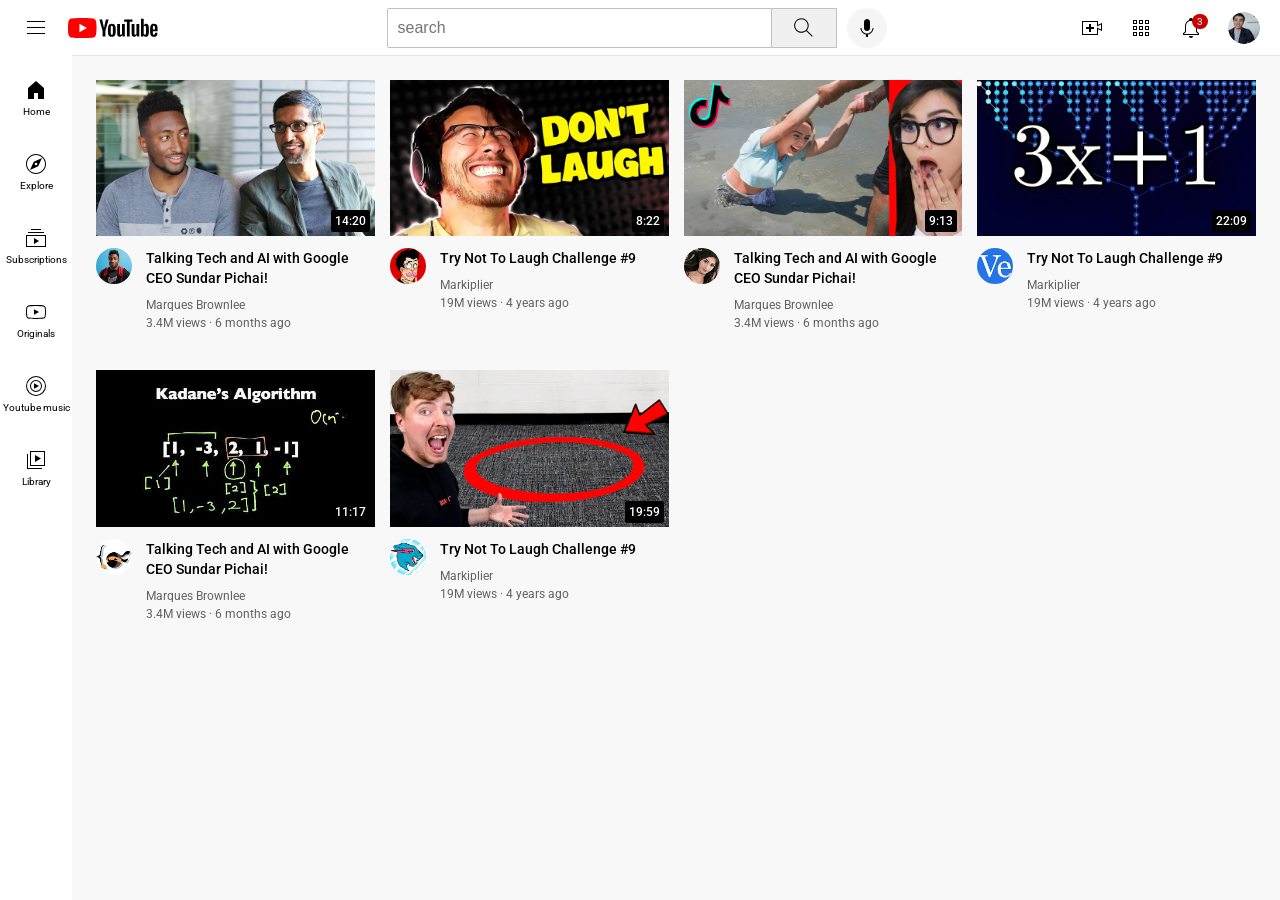
<file: index.html>
<!DOCTYPE html>
<html>
    <head>
        <title>youtube.com clone</title>

        <link rel="preconnect" href="https://fonts.googleapis.com">
        <link rel="preconnect" href="https://fonts.gstatic.com" crossorigin>
        <link href="https://fonts.googleapis.com/css2?family=Roboto:ital,wght@0,100..900;1,100..900&display=swap" rel="stylesheet">
        
        <link rel="stylesheet" href="styles/general.css">
        <link rel="stylesheet" href="styles/video.css">
        <link rel="stylesheet" href="styles/header.css">
        <link rel="stylesheet" href="styles/sidebar.css">
    </head>
    <body>
        <div class="header">
            <div class="left-section">
                <img class="hamburger-menu" src="icons/hamburger-menu.svg">
                <img class="youtube-logo" src="icons/youtube-logo.svg">
            </div>
            <div class="middle-section">
                <input class="search-bar" type="text" 
                     placeholder="search">
                    <button class="search-button">
                        <img class="search-icon" src="icons/search.svg">
                        <div class="tooltip">search</div>
                    </button>
                    <button class="voice-search-button">
                        <img class="voice-search-icon" src="icons/voice-search-icon.svg">
                        <div class="tooltip">search with your voice</div>
                    </button>
                </div>
            <div class="right-section">
                <div class="upload-icon-container">
                    <img class="upload-icon" src="icons/upload.svg">
                    <div class="tooltip">create</div>
                </div>
                <div class="youtube-apps-container">
                    <img class="youtube-apps-icon" src="icons/youtube-apps.svg">
                    <div class="tooltip">Youtube apps</div>
                </div>
                    <div class="notification-icon-container">
                        <img class="notification-icon" src="icons/notifications.svg">
                        <div class="notification-count">
                            3
                        </div>
                    <div class="tooltip">Notifications</div>
                    </div>
                <img class="current-user-picture" src="channel-pictures/my-channel.jpeg">
            </div>
             
        </div>
        <div class="sidebar">
            <div class="sidebar-link">
                <img src="icons/home.svg">
                <div>Home</div>
            </div>
            <div class="sidebar-link">
                <img src="icons/explore.svg">
                <div>Explore</div>
            </div>
            <div class="sidebar-link">
                <img src="icons/subscriptions.svg">
                <div>Subscriptions</div>
            </div>
            <div class="sidebar-link">
                <img src="icons/originals.svg">
                <div>Originals</div>
            </div>
            <div class="sidebar-link">
                <img src="icons/youtube-music.svg">
                <div>Youtube music</div>
            </div>
            <div class="sidebar-link">
                <img src="icons/library.svg">
                <div>Library</div>
            </div>
        </div>
       
        <div class="video-grid">
            <div class="video-preview">
            <div class="thumbnail-row">
                <img class="thumbnail"
                 src="thumbnails/thumbnail-1.webp">
                 <div class="video-time">14:20</div>
            </div>
            <div class="video-info-grid">
                <div class="channel-picture">
                    <img class="profile-picture" 
                    src="channel-pictures/channel-1.jpeg">
                </div>
                <div class="video-info">
                    <p class="video-title">
                        Talking Tech and AI with Google CEO Sundar Pichai!
                    </p>
                    <p class="video-author">
                    Marques Brownlee
                    </p>
                    <p class="video-stats">
                    3.4M views &#183; 6 months ago
                    </p>
                </div>
          </div>

        </div>
         <div class="video-preview">

            <div class="thumbnail-row">
                <img class="thumbnail" src="thumbnails/thumbnail-2.webp">
                <div class="video-time">8:22</div>
            </div>
            <div class="video-info-grid">
                <div class="channel-picture">
                    <img class="profile-picture" 
                    src="channel-pictures/channel-2.jpeg">
                </div>
                <div class="video-info">
                    <p class="video-title">
                        Try Not To Laugh Challenge #9
                    </p>
                    <p class="video-author">
                        Markiplier
                    </p>
                    <p class="video-stats">
                        19M views &#183; 4 years ago
                    </p>
                </div>
            </div>
         </div>
         <div class="video-preview">
            <div class="thumbnail-row">
                <img class="thumbnail"
                 src="thumbnails/thumbnail-3.webp">
                 <div class="video-time">9:13</div>
            </div>
            <div class="video-info-grid">
                <div class="channel-picture">
                    <img class="profile-picture" 
                    src="channel-pictures/channel-3.jpeg">
                </div>
                <div class="video-info">
                    <p class="video-title">
                        Talking Tech and AI with Google CEO Sundar Pichai!
                    </p>
                    <p class="video-author">
                    Marques Brownlee
                    </p>
                    <p class="video-stats">
                    3.4M views &#183; 6 months ago
                    </p>
                </div>
          </div>

        </div>
         <div class="video-preview">

            <div class="thumbnail-row">
                <img class="thumbnail" src="thumbnails/thumbnail-4.webp">
                <div class="video-time">22:09</div>
            </div>
            <div class="video-info-grid">
                <div class="channel-picture">
                    <img class="profile-picture" 
                    src="channel-pictures/channel-4.jpeg">
                </div>
                <div class="video-info">
                    <p class="video-title">
                        Try Not To Laugh Challenge #9
                    </p>
                    <p class="video-author">
                        Markiplier
                    </p>
                    <p class="video-stats">
                        19M views &#183; 4 years ago
                    </p>
                </div>
            </div>
         </div>
         <div class="video-preview">
            <div class="thumbnail-row">
                <img class="thumbnail"
                 src="thumbnails/thumbnail-5.webp">
                 <div class="video-time">11:17</div>
            </div>
            <div class="video-info-grid">
                <div class="channel-picture">
                    <img class="profile-picture" 
                    src="channel-pictures/channel-5.jpeg">
                </div>
                <div class="video-info">
                    <p class="video-title">
                        Talking Tech and AI with Google CEO Sundar Pichai!
                    </p>
                    <p class="video-author">
                    Marques Brownlee
                    </p>
                    <p class="video-stats">
                    3.4M views &#183; 6 months ago
                    </p>
                </div>
          </div>

        </div>
         <div class="video-preview">

            <div class="thumbnail-row">
                <img class="thumbnail" src="thumbnails/thumbnail-6.webp">
                <div class="video-time">19:59</div>
            </div>
            <div class="video-info-grid">
                <div class="channel-picture">
                    <img class="profile-picture" 
                    src="channel-pictures/channel-6.jpeg">
                </div>
                <div class="video-info">
                    <p class="video-title">
                        Try Not To Laugh Challenge #9
                    </p>
                    <p class="video-author">
                        Markiplier
                    </p>
                    <p class="video-stats">
                        19M views &#183; 4 years ago
                    </p>
                </div>
            </div>
         </div>
        </div>
    </body>
</html>
</file>
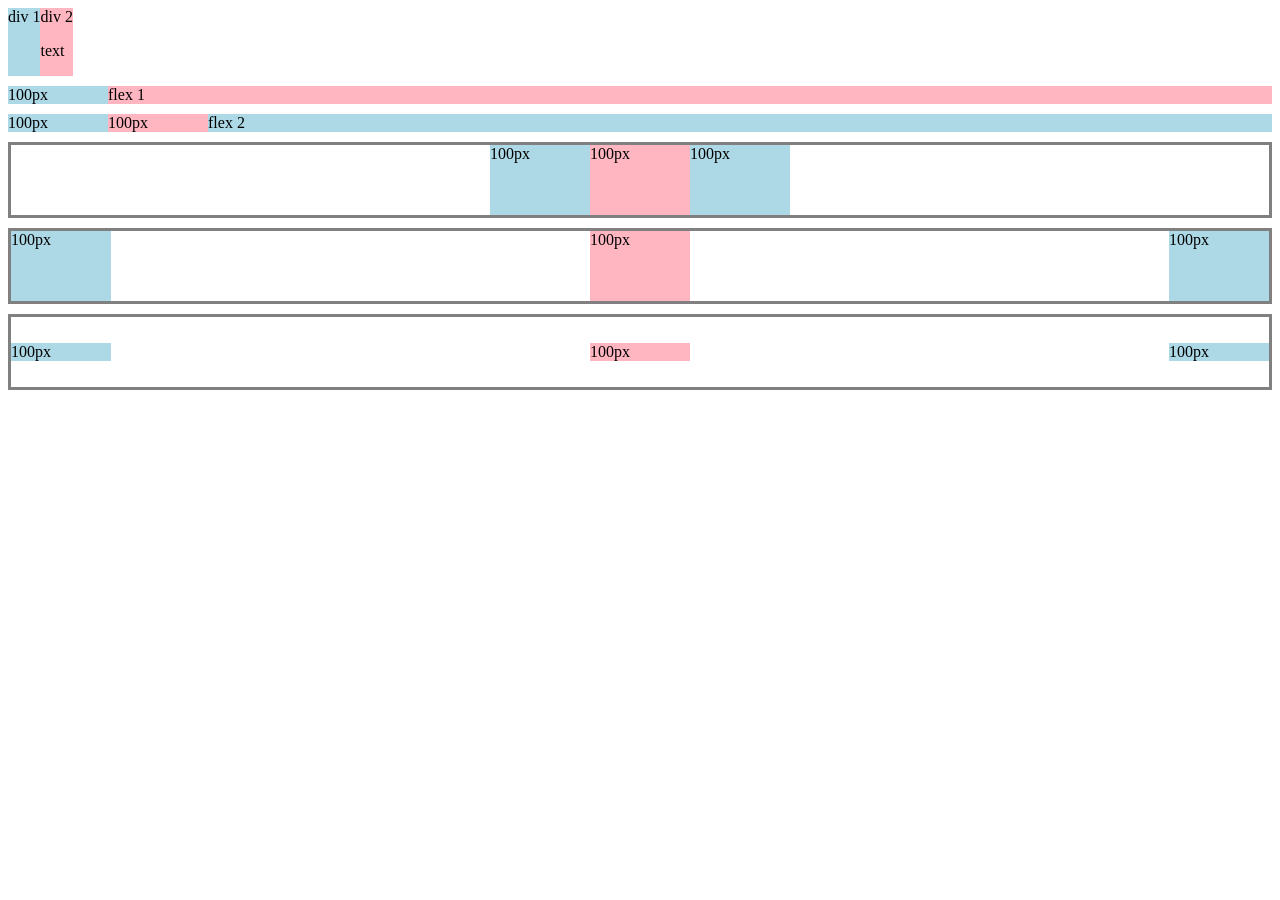
<file: flexbox.html>
<!DOCTYPE html>
<html lang="en">
<head>
       <title>Flexbox practice</title>
</head>
<body style="padding-bottom: 30px;">
    <div style="display: flex;
    flex-direction: row;">
        <div style="background-color: lightblue;">div 1</div>
        <div style="background-color: lightpink;">div 2<p>text</p></div>
    </div>
    <div style="
    margin-top: 10px;
    display: flex;
    flex-direction: row;">
        <div style="
        background-color: lightblue;
        width: 100px;">
            100px
        </div>
        <div style="
        background-color: lightpink;
        flex: 1;">
            flex 1
        </div>
    </div>
    <div style="
    margin-top: 10px;
    display: flex;
    flex-direction: row;">
        <div style="
        background-color: lightblue;
        width: 100px;">
            100px
        </div>
        <div style="
        background-color: lightpink;
        width: 100px;">
            100px
        </div>
        <div style="
        background-color: lightblue;
        flex: 2;">
            flex 2
        </div>
    </div>
    <div style="
    margin-top: 10px;
    display: flex;
    flex-direction: row;
    height: 70px;
    border-width: 1;
    border-style: solid;
    border-color: grey;
    justify-content: center;">
        <div style="
        background-color: lightblue;
        width: 100px;">
            100px
        </div>
        <div style="
        background-color: lightpink;
        width: 100px;">
            100px
        </div>
        <div style="
        background-color: lightblue;
        width: 100px;">
            100px
        </div>
        
    </div>
    <div style="
    margin-top: 10px;
    display: flex;
    flex-direction: row;
    height: 70px;
    border-width: 1;
    border-style: solid;
    border-color: grey;
    justify-content: space-between;">
        <div style="
        background-color: lightblue;
        width: 100px;">
            100px
        </div>
        <div style="
        background-color: lightpink;
        width: 100px;">
            100px
        </div>
        <div style="
        background-color: lightblue;
        width: 100px;">
            100px
        </div>
        
    </div>
    <div style="
    margin-top: 10px;
    display: flex;
    flex-direction: row;
    height: 70px;
    border-width: 1;
    border-style: solid;
    border-color: grey;
    justify-content: space-between;
    align-items: center;">
        <div style="
        background-color: lightblue;
        width: 100px;">
            100px
        </div>
        <div style="
        background-color: lightpink;
        width: 100px;">
            100px
        </div>
        <div style="
        background-color: lightblue;
        width: 100px;">
            100px
        </div>
        
    </div>
</body>
</html>
</file>
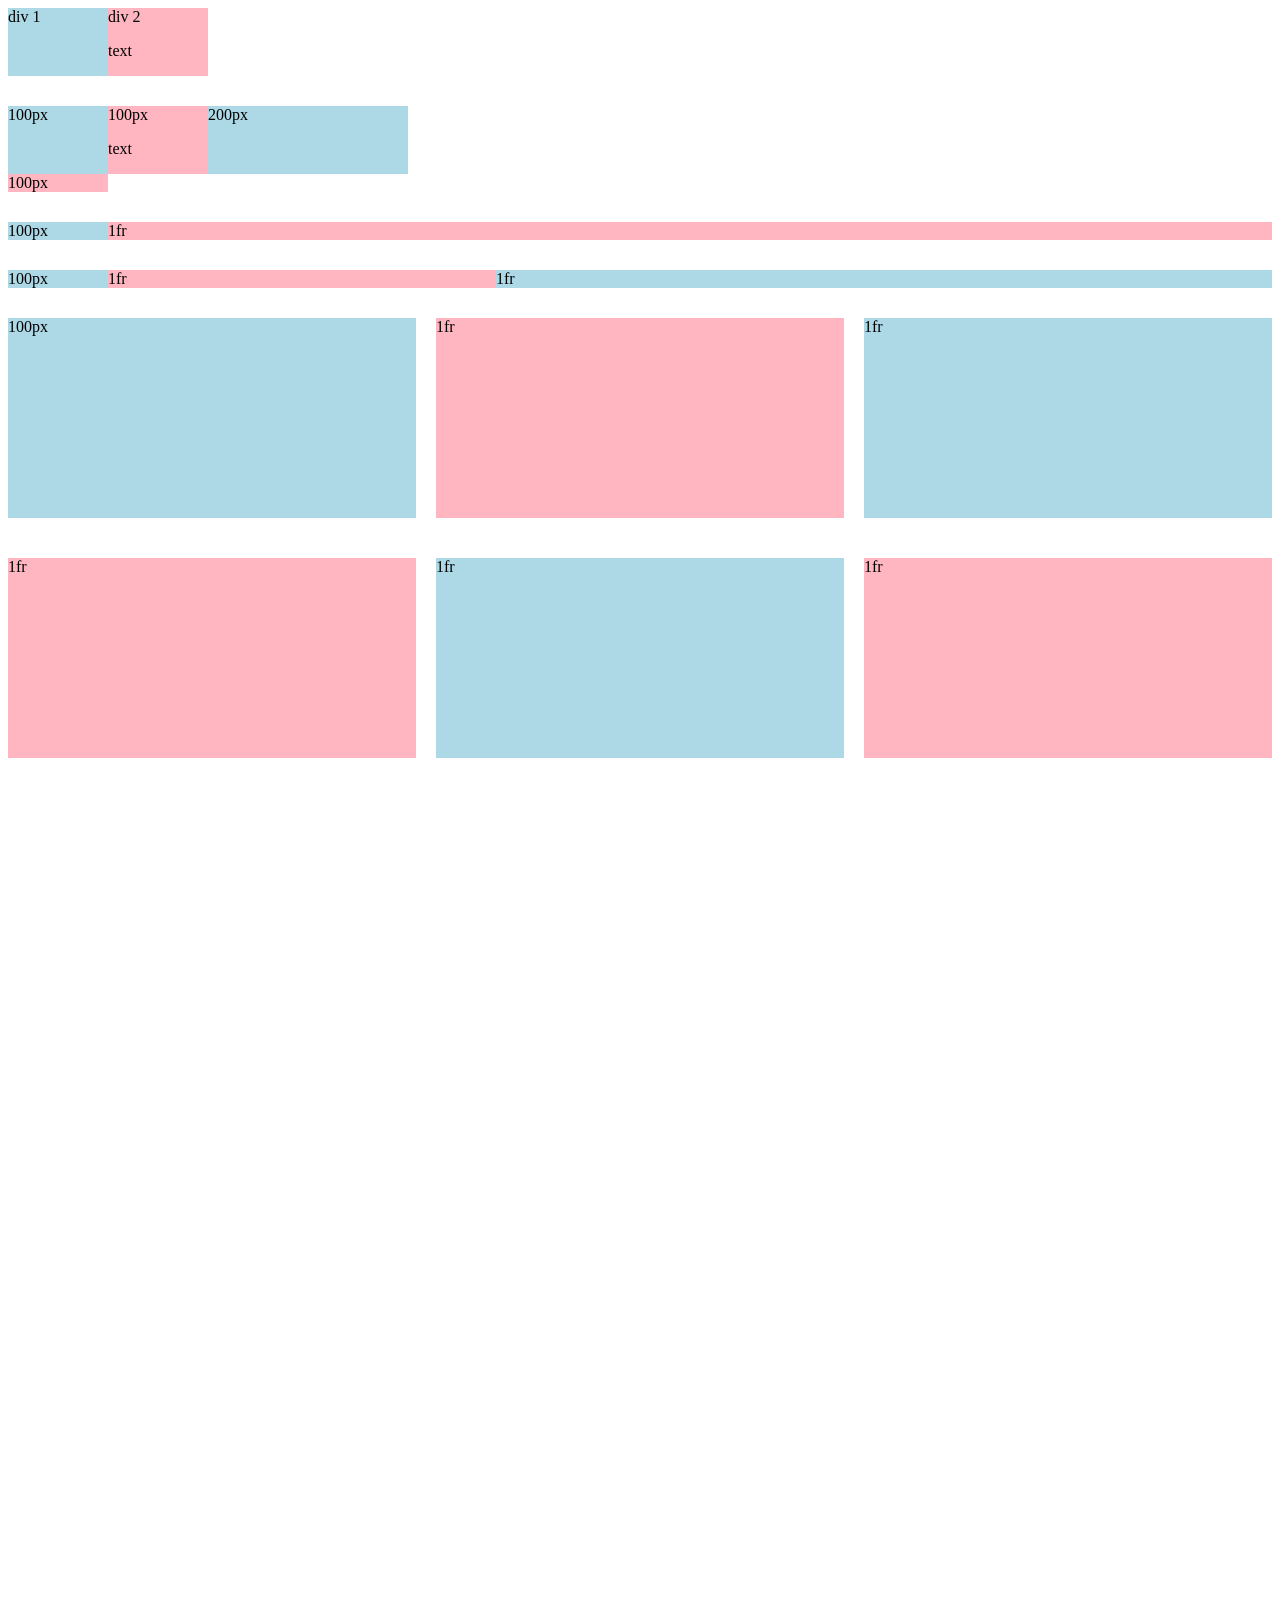
<file: grid.html>
<!DOCTYPE html>
<html>
    <head>
        <title>grid practice</title>
    </head>
    <body style="padding-bottom: 1000px;">
        <div style="display: grid;
        grid-template-columns: 100px 100px;">
            <div style="background-color: lightblue;">div 1</div>
            <div style="background-color: lightpink;">div 2<p>text</p></div>
        </div>
        <div style="
        margin-top: 30px;
        display: grid;
        grid-template-columns: 100px 100px 200px;">
            <div style="background-color: lightblue;">100px</div>
            <div style="background-color: lightpink;">100px<p>text</p></div>
            <div style="background-color: lightblue;">200px</div>
            <div style="background-color: lightpink;">100px</div>
        </div>
        <div style="
        margin-top: 30px;
        display: grid;
        grid-template-columns: 100px 1fr;">
            <div style="background-color: lightblue;">100px</div>
            <div style="background-color: lightpink;">1fr</div>
        </div>
        <div style="
        margin-top: 30px;
        display: grid;
        grid-template-columns: 100px 1fr 2fr;">
            <div style="background-color: lightblue;">100px</div>
            <div style="background-color: lightpink;">1fr</div>
            <div style="background-color: lightblue;">1fr</div>
        </div>
        <div style="
        margin-top: 30px;
        display: grid;
        grid-template-columns: 1fr 1fr 1fr;
        column-gap: 20px;
        row-gap: 40px;">
            <div style="background-color: lightblue;
            height: 200px;">100px</div>
            <div style="background-color: lightpink;
            height: 200px;">1fr</div>
            <div style="background-color: lightblue;
            height :200px;">1fr</div>
            <div style="background-color: lightpink;
            height: 200px;">1fr</div>
            <div style="background-color: lightblue;
            height :200px;">1fr</div>
            <div style="background-color: lightpink;
            height: 200px;">1fr</div>
        </div>
    </body>
</html>
</file>
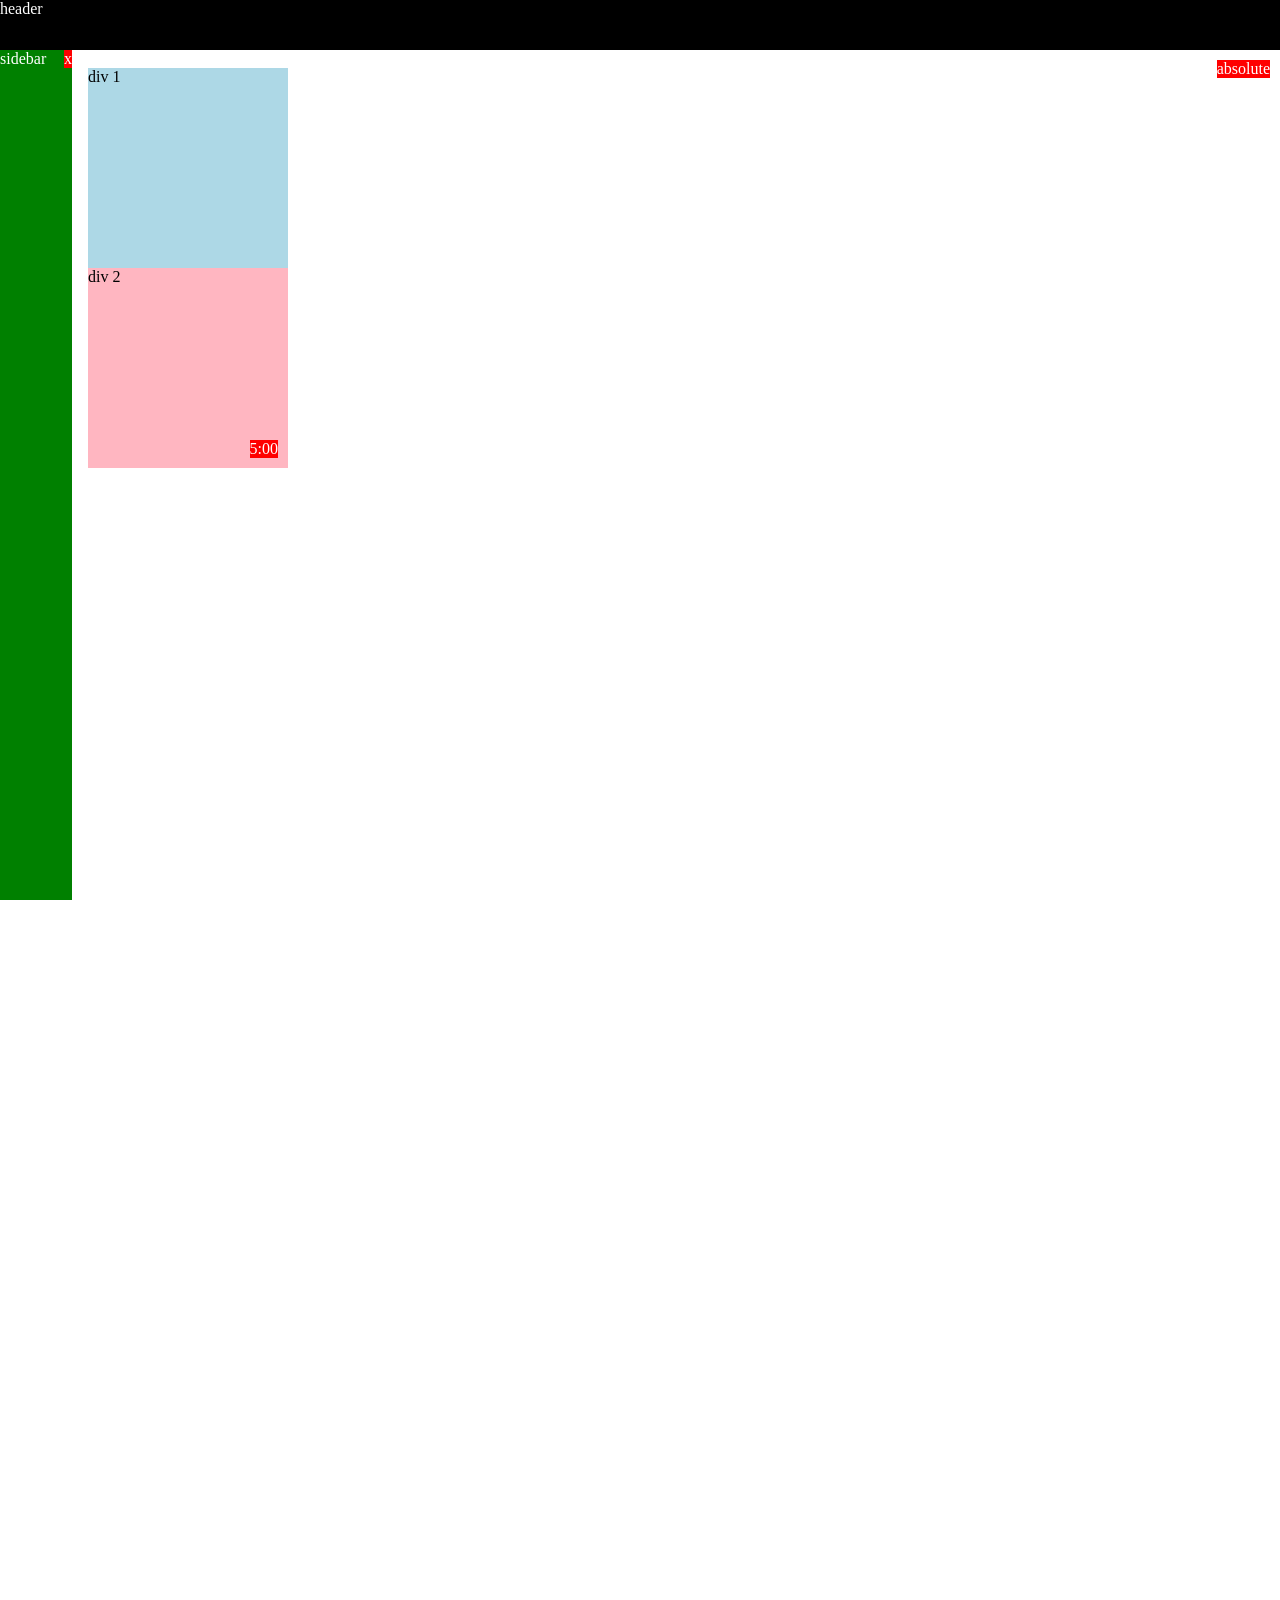
<file: position.html>
<!DOCTYPE html>
<html>
    <head>
        <title>position practice</title>
    </head>
    <body style="
    height: 3000px;
    padding-top: 60px;
    padding-left: 80px;">
        <div style="
            background-color: black;
            color: white;
            position: fixed;
            top: 0;
            height: 50px;
            left: 0px;
            right: 0px;
            z-index: 100;">
            header
        </div>
        <div style="
        background-color: green;
        color: white;
        position: fixed;
        left: 0;
        bottom: 0;
        top: 50px;
        width: 72px;">
        sidebar
        <div style="
        position: absolute;
        background-color: red;
        color: white;
        top: 0;
        right: 0px;">
        x
        </div>
        </div>
        <div style="
        position: absolute;
        background-color: red;
        color: white;
        top: 60px;
        right: 10px;">
            absolute
        </div>
        <div style="
        background-color: lightblue;
        height:200px;
        width: 200px;
        position: static;">div 1
        </div>
        <div style="
        background-color: lightpink;
        height: 200px;
        width: 200px;
        position: relative;">
            div 2
                <div style="
            position: absolute;
            background-color: red;
            color: white;
            bottom: 10px;
            right: 10px;">
                5:00
            </div>
        </div>
    </body>
</html>
</file>
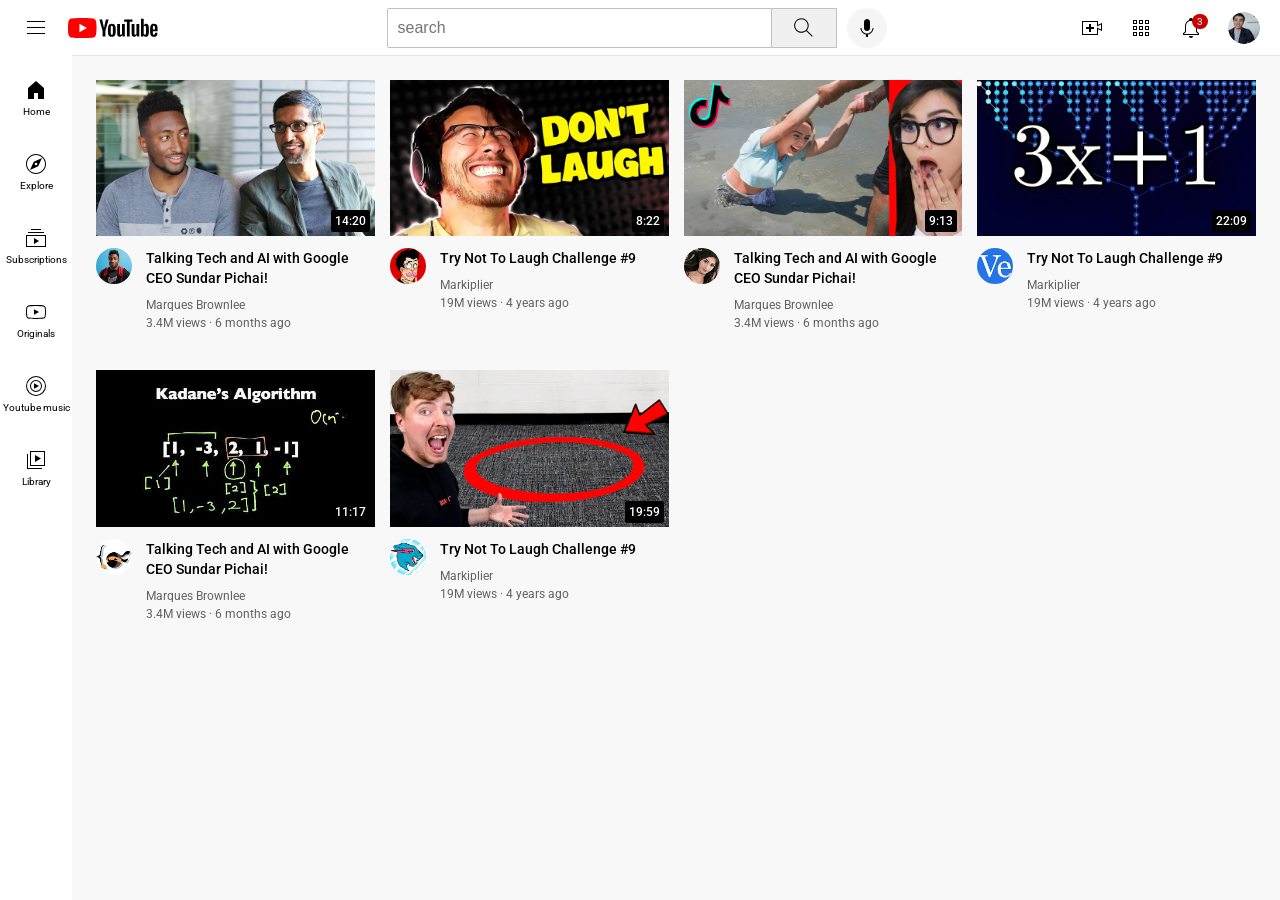
<file: youtube.html>
<!DOCTYPE html>
<html>
    <head>
        <title>youtube.com clone</title>

        <link rel="preconnect" href="https://fonts.googleapis.com">
        <link rel="preconnect" href="https://fonts.gstatic.com" crossorigin>
        <link href="https://fonts.googleapis.com/css2?family=Roboto:ital,wght@0,100..900;1,100..900&display=swap" rel="stylesheet">
        
        <link rel="stylesheet" href="styles/general.css">
        <link rel="stylesheet" href="styles/video.css">
        <link rel="stylesheet" href="styles/header.css">
        <link rel="stylesheet" href="styles/sidebar.css">
    </head>
    <body>
        <div class="header">
            <div class="left-section">
                <img class="hamburger-menu" src="icons/hamburger-menu.svg">
                <img class="youtube-logo" src="icons/youtube-logo.svg">
            </div>
            <div class="middle-section">
                <input class="search-bar" type="text" 
                     placeholder="search">
                    <button class="search-button">
                        <img class="search-icon" src="icons/search.svg">
                        <div class="tooltip">search</div>
                    </button>
                    <button class="voice-search-button">
                        <img class="voice-search-icon" src="icons/voice-search-icon.svg">
                        <div class="tooltip">search with your voice</div>
                    </button>
                </div>
            <div class="right-section">
                <div class="upload-icon-container">
                    <img class="upload-icon" src="icons/upload.svg">
                    <div class="tooltip">create</div>
                </div>
                <div class="youtube-apps-container">
                    <img class="youtube-apps-icon" src="icons/youtube-apps.svg">
                    <div class="tooltip">Youtube apps</div>
                </div>
                    <div class="notification-icon-container">
                        <img class="notification-icon" src="icons/notifications.svg">
                        <div class="notification-count">
                            3
                        </div>
                    <div class="tooltip">Notifications</div>
                    </div>
                <img class="current-user-picture" src="channel-pictures/my-channel.jpeg">
            </div>
             
        </div>
        <div class="sidebar">
            <div class="sidebar-link">
                <img src="icons/home.svg">
                <div>Home</div>
            </div>
            <div class="sidebar-link">
                <img src="icons/explore.svg">
                <div>Explore</div>
            </div>
            <div class="sidebar-link">
                <img src="icons/subscriptions.svg">
                <div>Subscriptions</div>
            </div>
            <div class="sidebar-link">
                <img src="icons/originals.svg">
                <div>Originals</div>
            </div>
            <div class="sidebar-link">
                <img src="icons/youtube-music.svg">
                <div>Youtube music</div>
            </div>
            <div class="sidebar-link">
                <img src="icons/library.svg">
                <div>Library</div>
            </div>
        </div>
       
        <div class="video-grid">
            <div class="video-preview">
            <div class="thumbnail-row">
                <img class="thumbnail"
                 src="thumbnails/thumbnail-1.webp">
                 <div class="video-time">14:20</div>
            </div>
            <div class="video-info-grid">
                <div class="channel-picture">
                    <img class="profile-picture" 
                    src="channel-pictures/channel-1.jpeg">
                </div>
                <div class="video-info">
                    <p class="video-title">
                        Talking Tech and AI with Google CEO Sundar Pichai!
                    </p>
                    <p class="video-author">
                    Marques Brownlee
                    </p>
                    <p class="video-stats">
                    3.4M views &#183; 6 months ago
                    </p>
                </div>
          </div>

        </div>
         <div class="video-preview">

            <div class="thumbnail-row">
                <img class="thumbnail" src="thumbnails/thumbnail-2.webp">
                <div class="video-time">8:22</div>
            </div>
            <div class="video-info-grid">
                <div class="channel-picture">
                    <img class="profile-picture" 
                    src="channel-pictures/channel-2.jpeg">
                </div>
                <div class="video-info">
                    <p class="video-title">
                        Try Not To Laugh Challenge #9
                    </p>
                    <p class="video-author">
                        Markiplier
                    </p>
                    <p class="video-stats">
                        19M views &#183; 4 years ago
                    </p>
                </div>
            </div>
         </div>
         <div class="video-preview">
            <div class="thumbnail-row">
                <img class="thumbnail"
                 src="thumbnails/thumbnail-3.webp">
                 <div class="video-time">9:13</div>
            </div>
            <div class="video-info-grid">
                <div class="channel-picture">
                    <img class="profile-picture" 
                    src="channel-pictures/channel-3.jpeg">
                </div>
                <div class="video-info">
                    <p class="video-title">
                        Talking Tech and AI with Google CEO Sundar Pichai!
                    </p>
                    <p class="video-author">
                    Marques Brownlee
                    </p>
                    <p class="video-stats">
                    3.4M views &#183; 6 months ago
                    </p>
                </div>
          </div>

        </div>
         <div class="video-preview">

            <div class="thumbnail-row">
                <img class="thumbnail" src="thumbnails/thumbnail-4.webp">
                <div class="video-time">22:09</div>
            </div>
            <div class="video-info-grid">
                <div class="channel-picture">
                    <img class="profile-picture" 
                    src="channel-pictures/channel-4.jpeg">
                </div>
                <div class="video-info">
                    <p class="video-title">
                        Try Not To Laugh Challenge #9
                    </p>
                    <p class="video-author">
                        Markiplier
                    </p>
                    <p class="video-stats">
                        19M views &#183; 4 years ago
                    </p>
                </div>
            </div>
         </div>
         <div class="video-preview">
            <div class="thumbnail-row">
                <img class="thumbnail"
                 src="thumbnails/thumbnail-5.webp">
                 <div class="video-time">11:17</div>
            </div>
            <div class="video-info-grid">
                <div class="channel-picture">
                    <img class="profile-picture" 
                    src="channel-pictures/channel-5.jpeg">
                </div>
                <div class="video-info">
                    <p class="video-title">
                        Talking Tech and AI with Google CEO Sundar Pichai!
                    </p>
                    <p class="video-author">
                    Marques Brownlee
                    </p>
                    <p class="video-stats">
                    3.4M views &#183; 6 months ago
                    </p>
                </div>
          </div>

        </div>
         <div class="video-preview">

            <div class="thumbnail-row">
                <img class="thumbnail" src="thumbnails/thumbnail-6.webp">
                <div class="video-time">19:59</div>
            </div>
            <div class="video-info-grid">
                <div class="channel-picture">
                    <img class="profile-picture" 
                    src="channel-pictures/channel-6.jpeg">
                </div>
                <div class="video-info">
                    <p class="video-title">
                        Try Not To Laugh Challenge #9
                    </p>
                    <p class="video-author">
                        Markiplier
                    </p>
                    <p class="video-stats">
                        19M views &#183; 4 years ago
                    </p>
                </div>
            </div>
         </div>
        </div>
    </body>
</html>
</file>
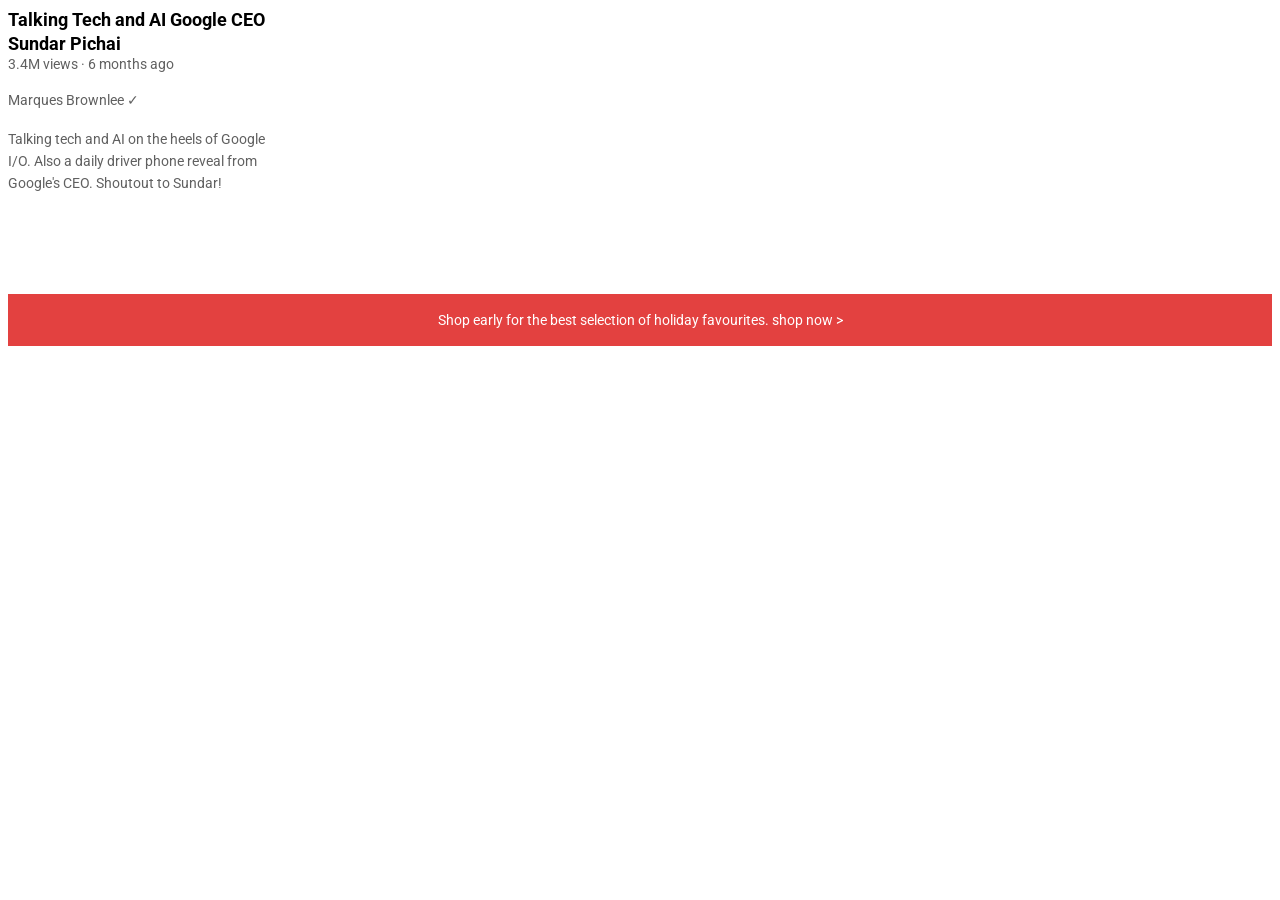
<file: intro-to-html/text.html>
<!DOCTYPE html>
<html>
    <head>
        <title>Text practice</title>

        <link rel="preconnect" href="https://fonts.googleapis.com">
        <link rel="preconnect" href="https://fonts.gstatic.com" crossorigin>
        <link href="https://fonts.googleapis.com/css2?family=Roboto:ital,wght@0,100..900;1,100..900&display=swap" rel="stylesheet">
        <link rel="stylesheet" href="style/text.css">
    </head>
    <body>
        <p class="video-title">Talking Tech and AI Google CEO Sundar Pichai</p>

<p class="video-stats">3.4M views &#183; 6 months ago</p>

<p class="video-author">Marques Brownlee &#10003;</p>

<p class="video-description"> Talking tech and AI on the heels of Google I/O. Also a daily driver phone
    reveal from Google's CEO.
    Shoutout to Sundar!
</p>

<p class="apple-text">Shop early for the best selection of holiday
    favourites.<span class="shop-link"> shop now &#62;</span>
</p>
    </body>
</html>
</file>
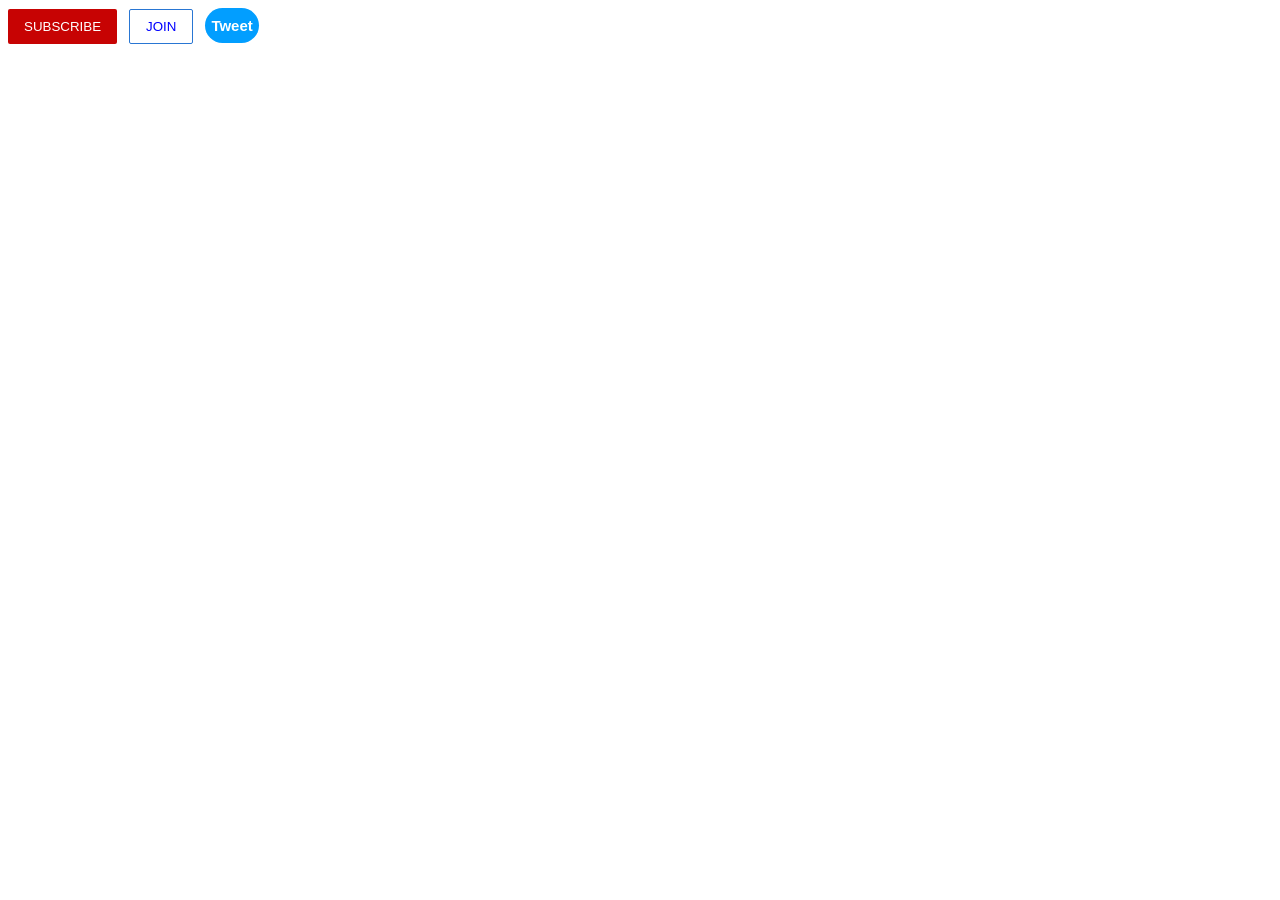
<file: intro-to-html/website.html>
<!DOCTYPE html>
<html>
    <head>
        <link rel="stylesheet" href="style/button.css"></style>
    </head>
    <body>

        <button class="subscribe-button">SUBSCRIBE</button>
<button class="join-button">JOIN</button>
<button class="tweet-button">Tweet</button>

</body>
</html>
</file>
<file: styles/general.css>
p{
   font-family: roboto;
   margin-top: 0;
   margin-bottom: 0;
}
body{
    font-family: Roboto, Arial;
    margin: 0;
    padding-top: 80px;
    padding-left: 96px;
    padding-right: 24px;
    background-color: rgb(248, 248, 248);
}
</file>
<file: styles/video.css>
.thumbnail{
    width: 100%;
}

.video-title{
    margin-top: 0;
    font-size: 14px;
    font-weight: 500;
    line-height: 20px;
    margin-bottom: 10px;
}

.video-grid{
    display: grid;
    grid-template-columns: 1fr 1fr 1fr;
    column-gap: 15px;
    row-gap: 40px;
}


@media (max-width: 750px) {
    .video-grid{
        grid-template-columns: 1fr 1fr;
    }
}

@media (min-width: 751px) and (max-width: 999px){
    .video-grid{
        grid-template-columns: 1fr 1fr 1fr;
    }
}

@media (min-width: 1000px){
    .video-grid{
        grid-template-columns: 1fr 1fr 1fr 1fr;
    }
}

.video-info-grid{
    display: grid;
    grid-template-columns: 50px 1fr;
}

.profile-picture{
    width: 36px;
    border-radius: 50px;
}

.thumbnail-row{
    margin-bottom: 8px;
    position: relative;
}

.video-author{
    font-size: 12px;
    color: rgb(96, 96, 96);
    margin-bottom: 4px;
}

.video-stats{
    font-size: 12px;
    color: rgb(96, 96, 96);
}

.video-time{
    font-size: 12px;
    font-weight: 500;
    background-color: black;
    color: white;
    position: absolute;
    bottom: 8px;
    right: 5px;
    padding: 4px;
    border-radius: 2px;
}
</file>
<file: styles/header.css>
.header{
    height: 55px;
    display: flex;
    flex-direction: row;
    justify-content: space-between;
    position: fixed;
    top: 0;
    left: 0;
    right: 0;
    background-color: white;
    border-bottom-width: 1px;
    border-bottom-style: solid;
    border-bottom-color: rgb(228, 228, 228);
    z-index: 100;
}
.left-section{
    align-items: center;
    display: flex;
}
.middle-section{
    flex: 1;
    margin-left: 70px;
    margin-right: 35px;
    max-width: 500px;
    display: flex;
    align-items: center;
}

.search-button {
    height: 40px;
    width: 66px;
    background-color: rgb(240, 240, 240);
    border-width: 1px;
    border-style: solid;
    border-color: rgb(192, 192, 192);
    margin-left: -1px;
    margin-right: 10px;
}
.search-button .tooltip,
.voice-search-button .tooltip,
.upload-icon-container .tooltip,
.youtube-apps-container .tooltip,
.notification-icon-container .tooltip {
    font-family: Roboto, Arial;
    position: absolute;
    background-color: grey;
    color: white;
    padding-top: 4px;
    padding-bottom: 4px;
    padding-left: 8px;
    padding-right: 8px;
    border-radius: 2px;
    font-size: 12px;
    bottom: -30;
    opacity: 0;
    transition: opacity 0.1s;
    pointer-events: none;
    white-space: nowrap;
}
.search-button,
.voice-search-button,
.upload-icon-container,
.youtube-apps-container,
.notification-icon-container {
    display: flex;
    justify-content: center;
    align-items: center;
    position: relative;

}
.search-button:hover .tooltip,
.voice-search-button:hover .tooltip,
.upload-icon-container:hover .tooltip,
.youtube-apps-container:hover .tooltip,
.notification-icon-container:hover ,tooltip{
    opacity: 1;
}
.voice-search-button{
    height: 40px;
    width: 40px;
    border-radius: 20px;
    border: none;
    background-color: rgb(245, 245, 245);
    
}
.voice-search-icon{
    height: 24px;
}

.right-section{
    display: flex;
    align-items: center;
    justify-content: space-between;
    width: 180px;
    margin-right: 20px;
    flex-shrink: 0;
}

.hamburger-menu{
    height: 24px;
    margin-left: 24px;
    margin-right: 20px;
}

.youtube-logo{
    height: 20px;
}

.search-bar{
    flex: 1;
    width: 0;
    height: 36px;
    padding-left: 10px;
    font-size: 16px;
    border: 1px solid rgb(192, 192, 192);
    border-radius: 2px;
    box-shadow: inset 1px 2px 3px rgba(0 0 0 0.05);
}

.search-icon{
    height: 25px;
}

.search-bar::placeholder{
    font-family: robot, Arial;
    font-size: 16px;
}

.upload-icon{
    height: 24px;
}
.youtube-apps-icon{
    height: 24px;
}

.notification-icon-container{
    position: relative;
}

.notification-count{
    position: absolute;
    top: -2px;
    right: -5px;
    background-color: rgb(200, 0, 0);
    color: white;
    font-family: roboto, Arial;
    font-size: 10px;
    padding-left: 5px;
    padding-right: 5px;
    padding-top: 2px;
    padding-bottom: 2px;
    border-radius: 10px;

}

.notification-icon{
    height: 24px;
    position: relative;
}
.current-user-picture{
    height: 32px;
    border-radius: 16px;
}
</file>
<file: styles/sidebar.css>
.sidebar{
    position: fixed;
    left: 0;
    bottom: 0;
    top: 55px;
    background-color: white;
    width: 72px;
    z-index: 200;
    padding-top: 5px;
}

.sidebar-link{
    display: flex;
    height: 74px;
    justify-content: center;
    align-items: center;
    flex-direction: column;
    cursor: pointer;
}

.sidebar-link:hover{
    background-color: rgb(235, 235, 235);
}

.sidebar-link img{
    height: 24px;
    padding-bottom: 4px;
}

.sidebar-link div{
    font-family: roboto, Arial;
    font-size: 10px;
}
</file>
<file: intro-to-html/style/text.css>
p{
        font-family: roboto;
        margin-top: 0;
        margin-bottom: 0;
    }
    .video-title{
        font-size: 18px;
        font-weight: bold;
        width: 280px;
        line-height: 24px;
        margin-bottom: 5;
    }
    .video-stats{
        font-size: 14px;
        color: rgb(96, 96, 96);
    }
    .video-author{
        font-size: 14px;
        color: rgb(96, 96, 96);
        margin-top: 20px;
    }
    .video-description{
        font-size: 14px;
        color: rgb(96, 96, 96);
        width: 280px;
        line-height: 22px;
        margin-top: 20px;
        margin-bottom: 100px;
    }
    .apple-text{
        margin-bottom: 50px;
        font-size: 14px;
        background-color: rgb(227, 65,64);
        color: white;
        text-align: center;
        padding-top: 18px;
        padding-bottom: 18px;
    }
    .shop-link{
        cursor: pointer;
    }
    .shop-link:hover{
        text-decoration: underline;
    }
</file>
<file: intro-to-html/style/button.css>
.subscribe-button {
        background-color: rgb(199, 3, 3);
        color: white;
        border: none;
        padding-top: 10px;
        padding-bottom: 10px;
        padding-left: 16px;
        padding-right: 16px;
        border-radius: 2px;
        cursor: pointer; 
        margin-right: 8px;
        transition: opacity 0.15s;
    }
    .subscribe-button:hover{
        opacity: 0.7;
    }
    .subscribe-button:active{
        opacity: 0.5;
    }
    .join-button{
        background-color: white;
        color: blue;
        border-color: rgb(41, 118, 211);
        border-style: solid;
        border-width: 1px;
        padding-top: 9px;
        padding-bottom: 9px;
        padding-left: 16px;
        padding-right: 16px;
        border-radius: 2px;
        cursor: pointer;
        margin-right: 8px;
        transition: background-color 0.15s, color 0.15s
    }
    .join-button:hover{
        background-color: rgb(41, 118, 211);
        color: white;
    }
    .join-button:active{
        opacity: 0.7;
    }
    .tweet-button{
        background-color: rgb(02, 158, 255);
        color: white;
        border: none;
        border-radius: 20px;
        height: 35px;
        width: 74;
        font-weight: bold;
        font-size: 15px;
        cursor: pointer;
        transition: box-shadow 0.15s;
    }
    .tweet-button:hover{
        box-shadow: 5px 5px 10px rgba(0, 0, 0, 0.15);
    }
</file>
